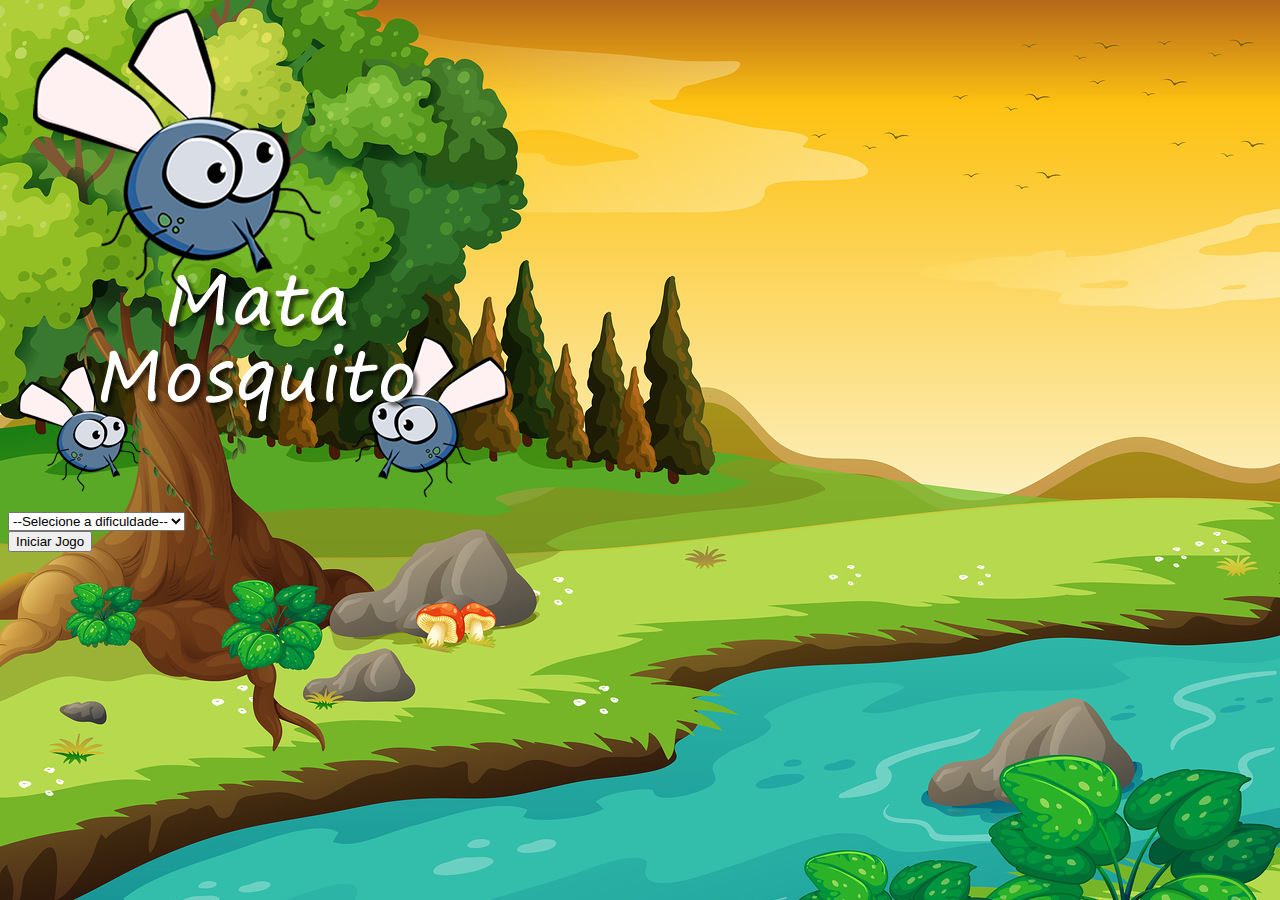
<file: index.html>
<!DOCTYPE html>
<html>
    <head>
        <title></title>

        <link href="https://cdn.jsdelivr.net/npm/bootstrap@5.2.0/dist/css/bootstrap.min.css" rel="stylesheet" integrity="sha384-gH2yIJqKdNHPEq0n4Mqa/HGKIhSkIHeL5AyhkYV8i59U5AR6csBvApHHNl/vI1Bx" crossorigin="anonymous">
        <link rel="stylesheet" href="estilo.css"/>

        <script>
            function iniciarJogo() {
                var nivel = document.getElementById('nivel').value

                if (nivel === '') {
                    alert('Selecione uma dificuldade para iniciar o jogo')
                    return false
                } 

                window.location.href = "app.html?" + nivel
            }
        </script>
    </head>
    <body>
        
        <div class="container">
            <div class="row">
                <div class="col">
                    <div class="d-flex justify-content-center">
                        <img src="imagens/game.png"/>
                    </div>
                </div>
            </div>

            <div class="row">
                <div class="col">
                    <div class="d-flex justify-content-center">
                        <div class="mb-2">
                            <select class="form-control" id="nivel">
                                <option value="">--Selecione a dificuldade--</option>
                                <option value="normal">Normal</option>
                                <option value="dificil">Difícil</option>
                                <option value="chucknorris">Chuck Norris</option>
                            </select>
                        </div>
                    </div>
                </div>
            </div>

            <div class="row">
                <div class="col">
                    <div class="d-flex justify-content-center">
                        <button type="button" class="btn btn-danger btn-lg" onclick="iniciarJogo()">Iniciar Jogo</button>
                    </div>
                </div>
            </div>
        </div>
    </body>
</html>
</file>
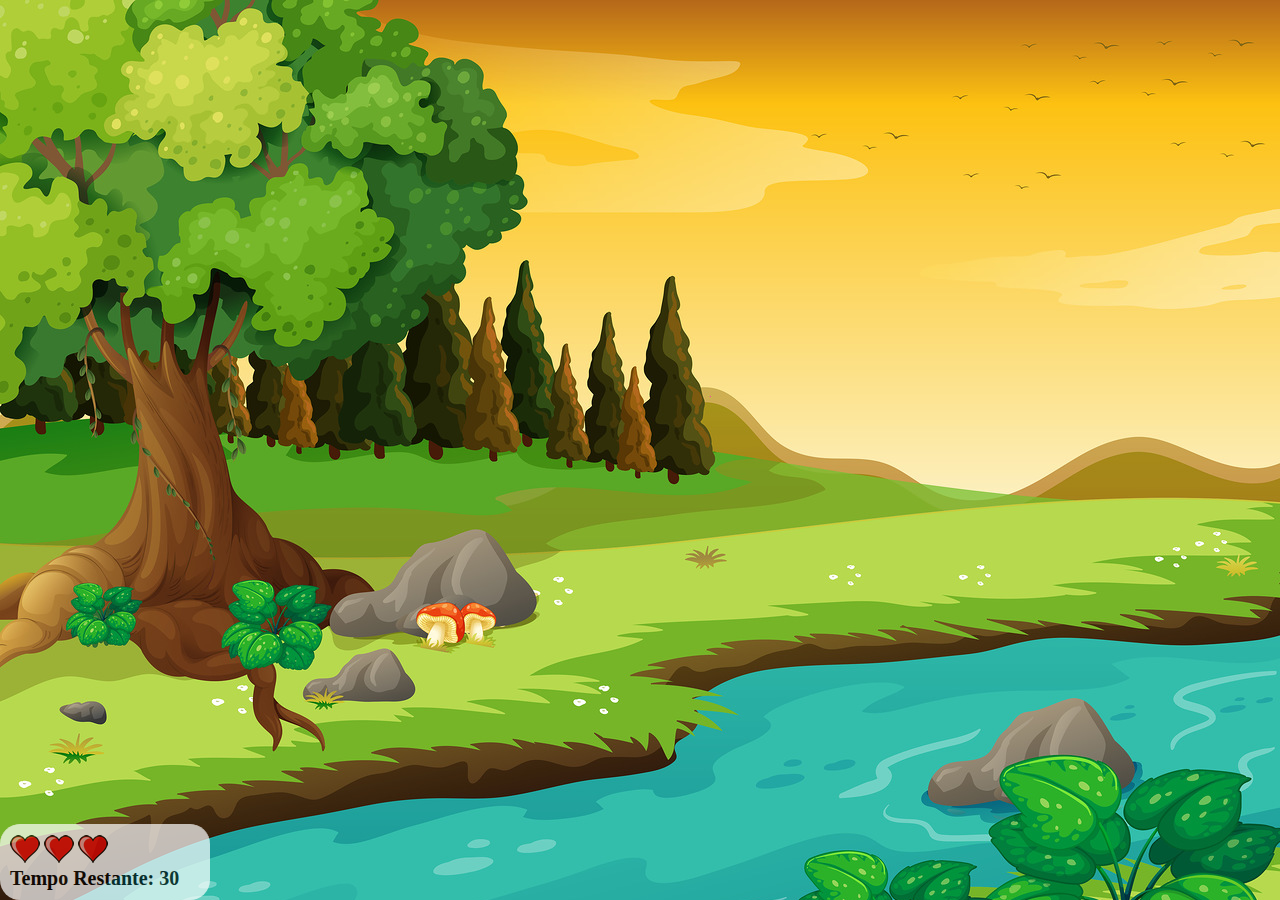
<file: app.html>
<!DOCTYPE html>
<html>
    <head>
        <title></title>

        <link rel="stylesheet" href="estilo.css"/>
        <script src="jogo.js"></script>
    </head>
    <body onresize="ajustaTamanhoPalcoJogo()">
        
        <div class="painel">
            <div class="vidas">
                <img id="v1" src="imagens/coracao_cheio.png"/>
                <img id="v2" src="imagens/coracao_cheio.png"/>
                <img id="v3" src="imagens/coracao_cheio.png"/>
            </div>

            <div class="cronometro">
                Tempo Restante: <span id="cronometro"></span>
            </div>
        </div>

        <script>
            document.getElementById("cronometro").innerHTML = tempo

            var criaMosquito = setInterval(function () {
                posicaoRandomica()
            }, criaMosquitoTempo)
        </script>
    </body>
</html>
</file>
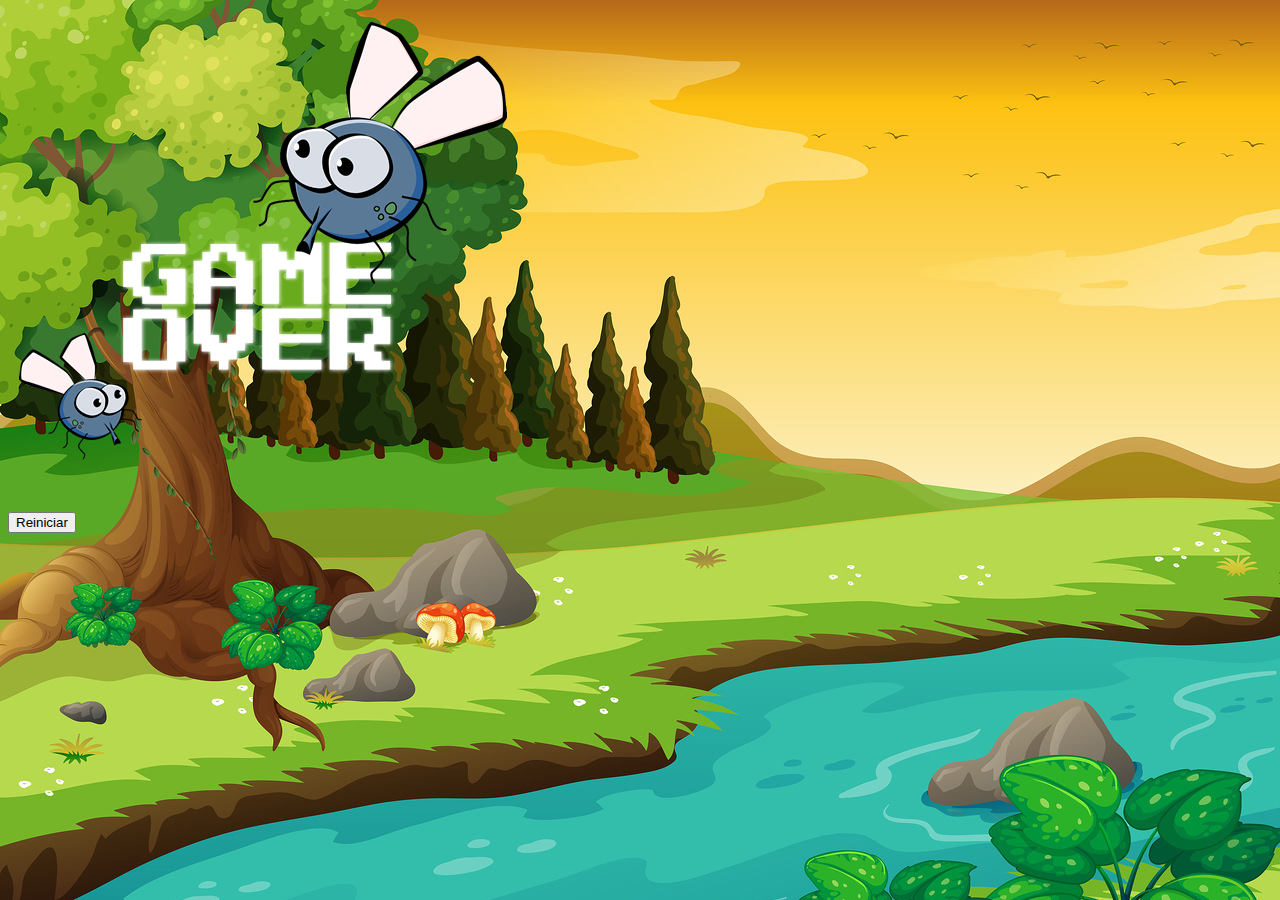
<file: fim_de_jogo.html>
<!DOCTYPE html>
<html>
    <head>
        <title></title>

        <link href="https://cdn.jsdelivr.net/npm/bootstrap@5.2.0/dist/css/bootstrap.min.css" rel="stylesheet" integrity="sha384-gH2yIJqKdNHPEq0n4Mqa/HGKIhSkIHeL5AyhkYV8i59U5AR6csBvApHHNl/vI1Bx" crossorigin="anonymous">
        <link rel="stylesheet" href="estilo.css"/>
    </head>
    <body>
        
        <div class="container">
            <div class="row">
                <div class="col">
                    <div class="d-flex justify-content-center">
                        <img src="imagens/game_over.png"/>
                    </div>
                </div>
            </div>

            <div class="row">
                <div class="col">
                    <div class="d-flex justify-content-center">
                        <button type="button" class="btn btn-dark btn-lg" onclick="window.location.href = 'index.html' ">Reiniciar</button>
                    </div>
                </div>
            </div>
        </div>
    </body>
</html>
</file>
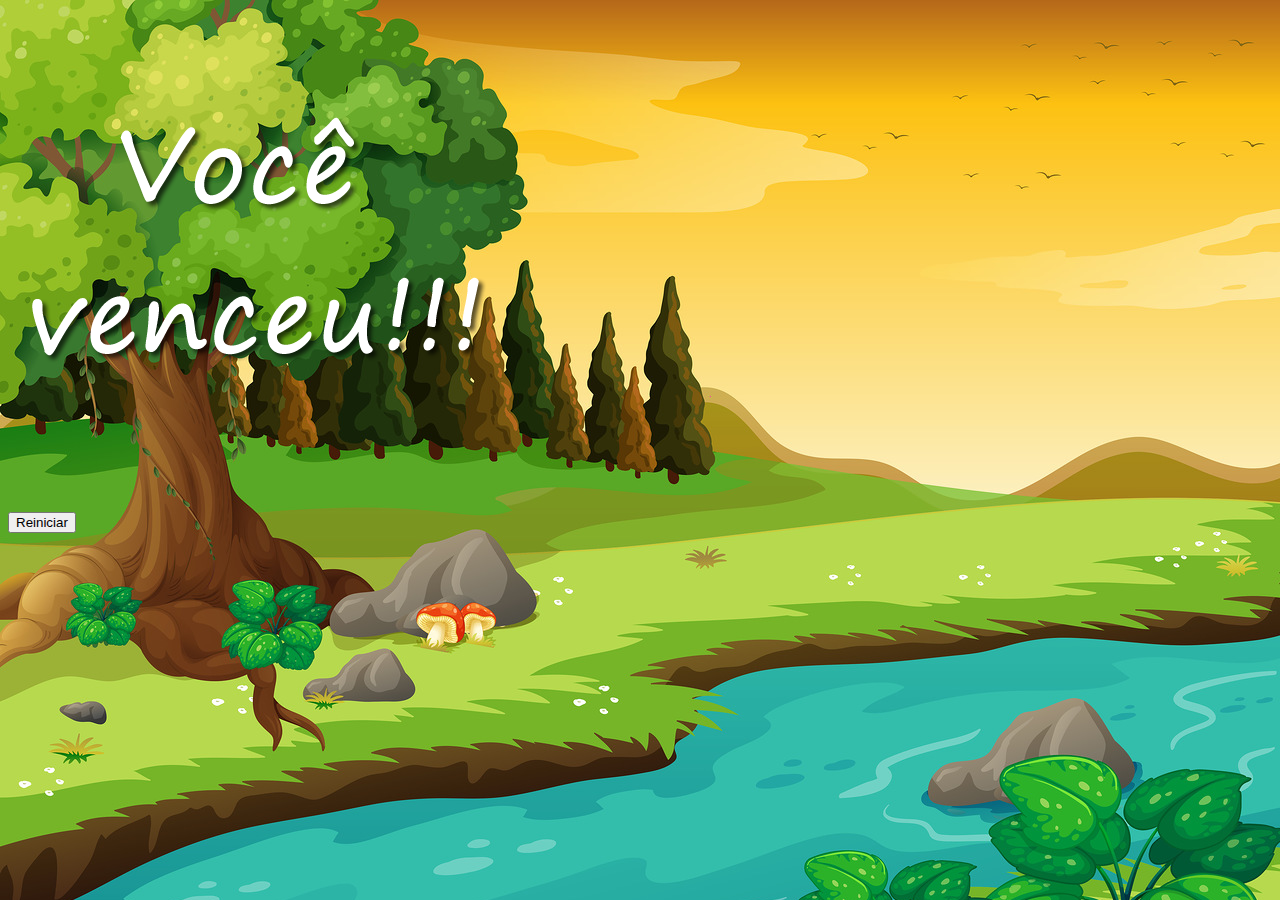
<file: vitoria.html>
<!DOCTYPE html>
<html>
    <head>
        <title></title>

        <link href="https://cdn.jsdelivr.net/npm/bootstrap@5.2.0/dist/css/bootstrap.min.css" rel="stylesheet" integrity="sha384-gH2yIJqKdNHPEq0n4Mqa/HGKIhSkIHeL5AyhkYV8i59U5AR6csBvApHHNl/vI1Bx" crossorigin="anonymous">
        <link rel="stylesheet" href="estilo.css"/>
    </head>
    <body>
        
        <div class="container">
            <div class="row">
                <div class="col">
                    <div class="d-flex justify-content-center">
                        <img src="imagens/vitoria.png"/>
                    </div>
                </div>
            </div>

            <div class="row">
                <div class="col">
                    <div class="d-flex justify-content-center">
                        <button type="button" class="btn btn-dark btn-lg" onclick="window.location.href = 'index.html' ">Reiniciar</button>
                    </div>
                </div>
            </div>
        </div>
    </body>
</html>
</file>
<file: estilo.css>
html {
    cursor: url("imagens/mata_mosca.png") 30 30, auto;
}

body {
    background-image: url("imagens/bg.jpg");
    background-repeat: no-repeat;
    background-size: 100%;
}

.mosquito1 {
    height: 50px;
    width: 50px;
}

.mosquito2 {
    height: 70px;
    width: 70px;
}

.mosquito3 {
    height: 90px;
    width: 90px;
}

.ladoA {
    transform: scaleX(1);
}

.ladoB {
    transform: scaleX(-1);
}

.painel {
    position: absolute;
    width: 190px;
    padding: 10px;
    left: 0px;
    bottom: 0px;
    border-top: 1px solid #fff;
    background-color: #fff;
    border-radius: 20px;
    opacity: 0.7;
}

.vidas {
    float: left;
}

.cronometro {
    float: left;
    font-size: 20px;
    font-weight: bold;
}
</file>
